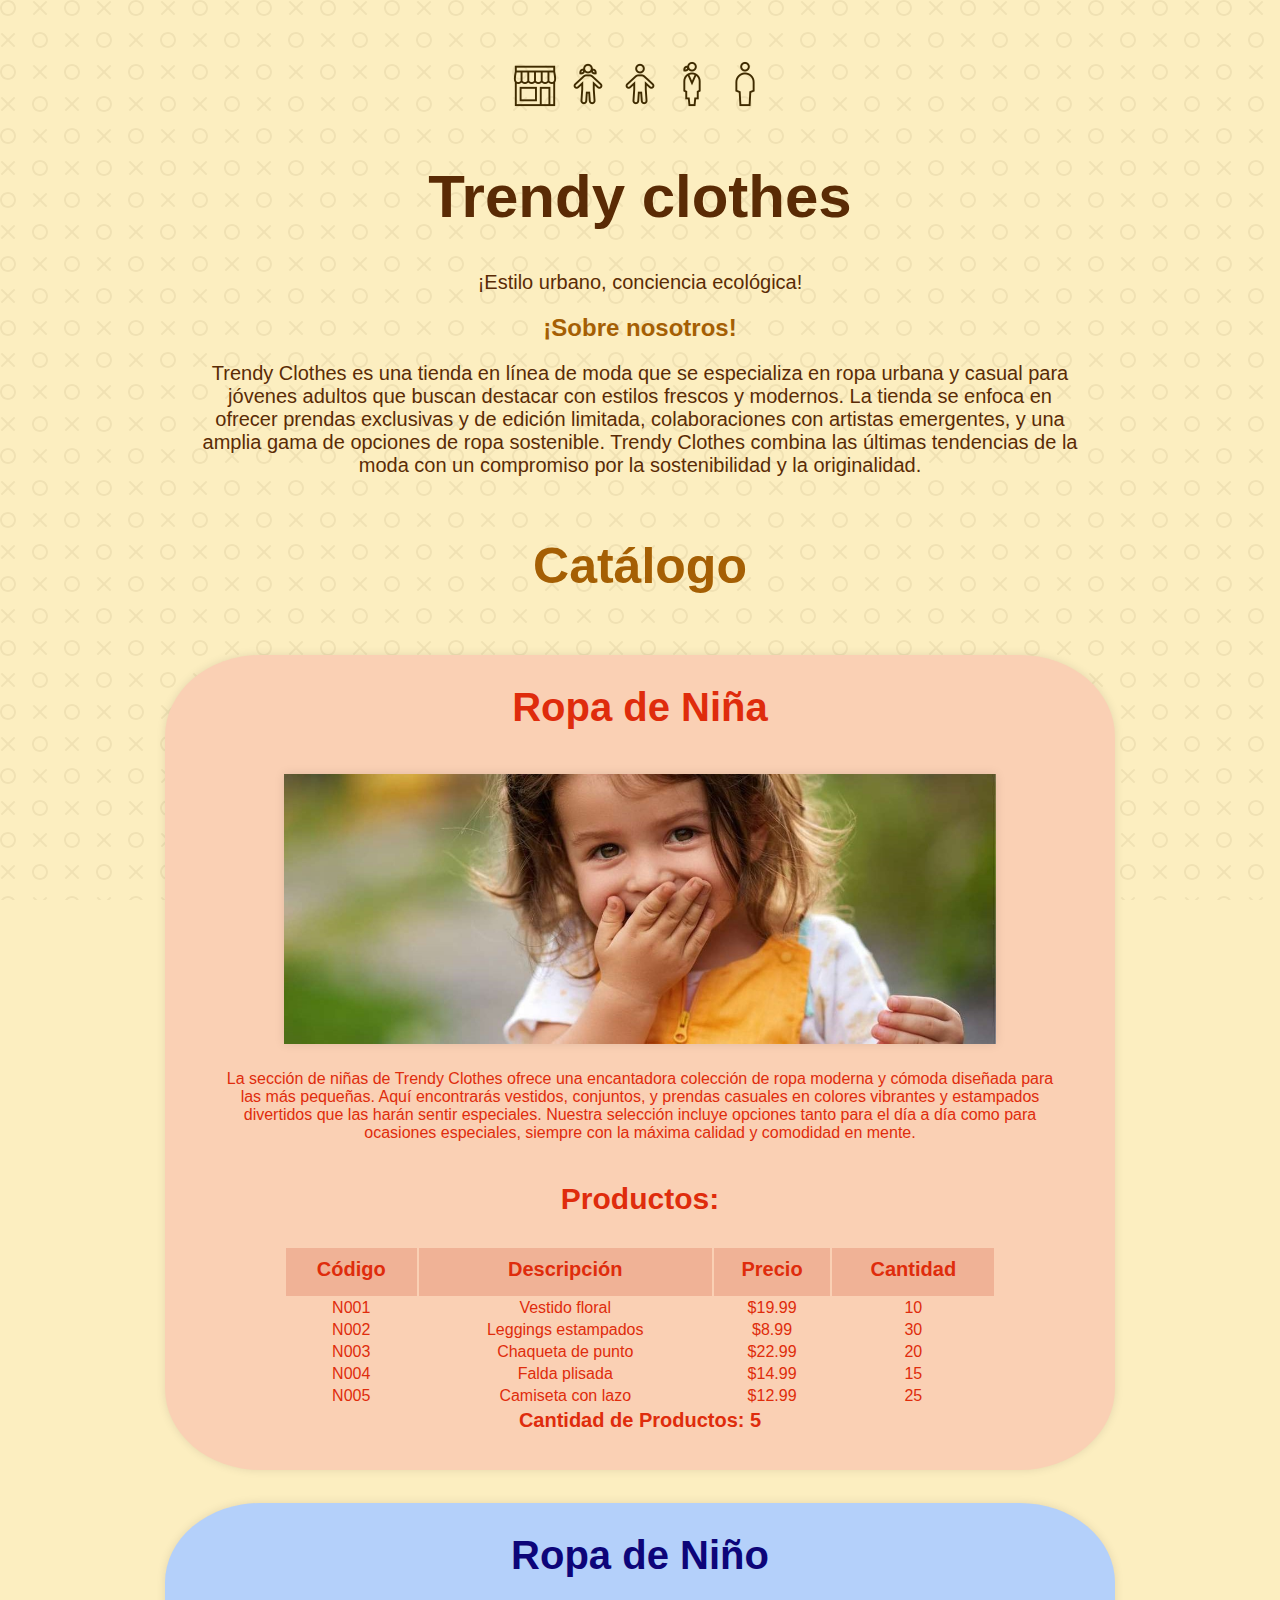
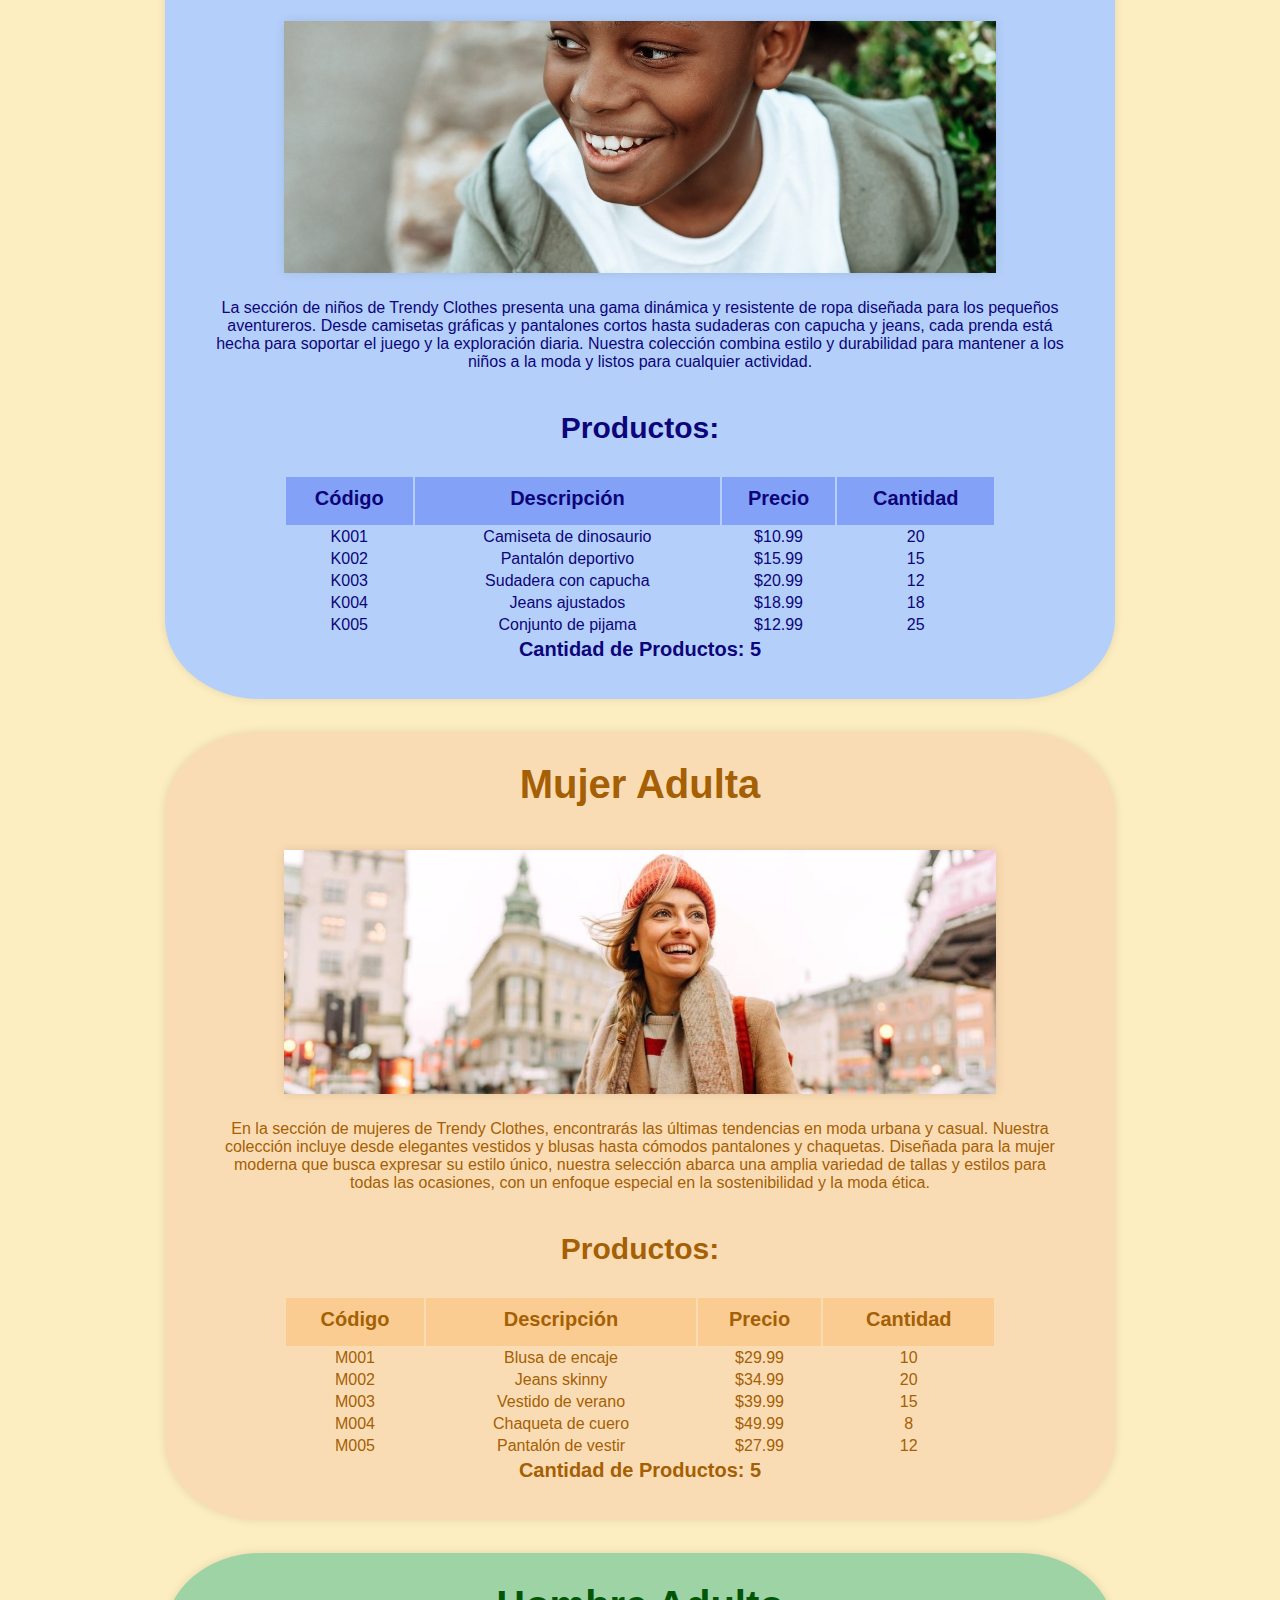
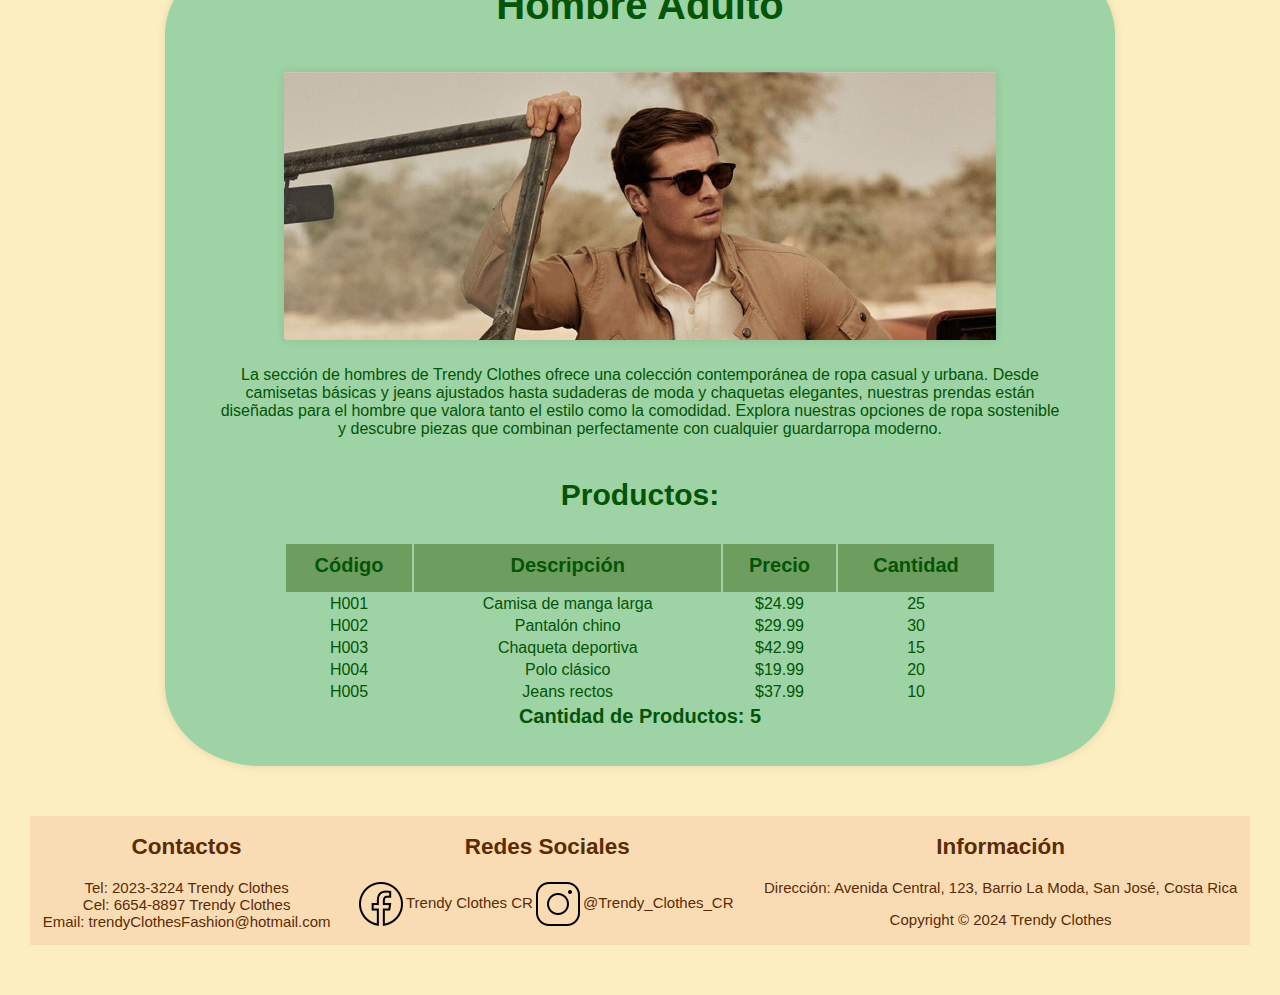
<file: index.html>
<!DOCTYPE html>
<html lang="es">

<head>
    <meta charset="UTF-8">
    <meta name="viewport" content="width=device-width, initial-scale=1.0">
    <title>Tienda de Moda</title>
    <link rel="stylesheet" href="css/style.css">

</head>

<body>
    <header class="index" class="titulos">
        <nav>
            <a href="index.html"><img src="img/icons8-tienda-48.png" alt=""></a>
            <a href="girl.html"><img src="img/icons8-little-girl-48.png" alt=""></a>
            <a href="boy.html"><img src="img/icons8-toddler-48.png" alt=""></a>
            <a href="woman.html"><img src="img/icons8-woman-48.png" alt=""></a>
            <a href="men.html"><img src="img/icons8-man-48.png" alt=""></a>

        </nav>
        <h1>Trendy clothes</h1>
        <p>¡Estilo urbano, conciencia ecológica!</p>
        <h2>¡Sobre nosotros!</h2>
        <p> Trendy Clothes es una tienda en línea de moda que se especializa en ropa urbana y casual para jóvenes
            adultos que buscan destacar con estilos frescos y modernos. La tienda se enfoca en ofrecer prendas
            exclusivas y de edición limitada, colaboraciones con artistas emergentes, y una amplia gama de opciones de
            ropa sostenible. Trendy Clothes combina las últimas tendencias de la moda con un compromiso por la
            sostenibilidad y la originalidad.</p>
        <h3>Catálogo</h3>
    </header>

    <!-- Tablas con información de productos -->
    <!-- Ropa de Niña -->
    <section class="girl">

        <h2 class="table">Ropa de Niña</h2>
        <img class="table" src="img/niña ropa.jpg" alt="">
        <p class="table">La sección de niñas de Trendy Clothes ofrece una encantadora colección de ropa moderna y cómoda
            diseñada para las más pequeñas. Aquí encontrarás vestidos, conjuntos, y prendas casuales en colores
            vibrantes y estampados divertidos que las harán sentir especiales. Nuestra selección incluye opciones tanto
            para el día a día como para ocasiones especiales, siempre con la máxima calidad y comodidad en mente.</p>
        <h3 class="table">Productos:</h3>
        <table class="tablegirl">
            <!-- Datos de productos -->
            <thead>
                <tr>
                    <th>Código</th>
                    <th>Descripción</th>
                    <th>Precio</th>
                    <th>Cantidad</th>
                </tr>
            </thead>
            <tbody>
                <tr>
                    <td>N001</td>
                    <td>Vestido floral</td>
                    <td>$19.99</td>
                    <td>10</td>
                </tr>
                <tr>
                    <td>N002</td>
                    <td>Leggings estampados</td>
                    <td>$8.99</td>
                    <td>30</td>
                </tr>
                <tr>
                    <td>N003</td>
                    <td>Chaqueta de punto</td>
                    <td>$22.99</td>
                    <td>20</td>
                </tr>
                <tr>
                    <td>N004</td>
                    <td>Falda plisada</td>
                    <td>$14.99</td>
                    <td>15</td>
                </tr>
                <tr>
                    <td>N005</td>
                    <td>Camiseta con lazo</td>
                    <td>$12.99</td>
                    <td>25</td>
                </tr>
            <tfoot>
                <tr>
                    <td colspan="4">
                        <strong>Cantidad de Productos:
                            <span class="cantidad">5</span></strong>
                    </td>
                </tr>
            </tfoot>
        </table>
    </section>

    <section class="boy">
        <!-- Ropa de Niño -->

        <h2 class="table">Ropa de Niño</h2>
        <img class="table" src="img/niño foto.jpg" alt="">
        <p class="table"> La sección de niños de Trendy Clothes presenta una gama dinámica y resistente de ropa diseñada
            para los pequeños aventureros. Desde camisetas gráficas y pantalones cortos hasta sudaderas con capucha y
            jeans, cada prenda está hecha para soportar el juego y la exploración diaria. Nuestra colección combina
            estilo y durabilidad para mantener a los niños a la moda y listos para cualquier actividad.</p>
        <h3 class="table">Productos:</h3>
        <table class="tableBoy">
            <!-- Datos de productos -->
            <thead>
                <tr>
                    <th>Código</th>
                    <th>Descripción</th>
                    <th>Precio</th>
                    <th>Cantidad</th>
                </tr>
            </thead>
            <tbody>
                <tr>
                    <td>K001</td>
                    <td>Camiseta de dinosaurio</td>
                    <td>$10.99</td>
                    <td>20</td>
                </tr>
                <tr>
                    <td>K002</td>
                    <td>Pantalón deportivo</td>
                    <td>$15.99</td>
                    <td>15</td>
                </tr>
                <tr>
                    <td>K003</td>
                    <td>Sudadera con capucha</td>
                    <td>$20.99</td>
                    <td>12</td>
                </tr>
                <tr>
                    <td>K004</td>
                    <td>Jeans ajustados</td>
                    <td>$18.99</td>
                    <td>18</td>
                </tr>
                <tr>
                    <td>K005</td>
                    <td>Conjunto de pijama</td>
                    <td>$12.99</td>
                    <td>25</td>
                </tr>
            </tbody>
            <tfoot>
                <tr>
                    <td colspan="4">
                        <strong>Cantidad de Productos:
                            <span class="cantidad">5</span></strong>
                    </td>
                </tr>
            </tfoot>
        </table>
    </section>

    <section class="woman">
        <!-- Mujer Adulta -->
        <h2 class="table">Mujer Adulta</h2>
        <img class="table" src="img/ropa mujer.jpg" alt="">
        <p class="table">En la sección de mujeres de Trendy Clothes, encontrarás las últimas tendencias en moda urbana y
            casual. Nuestra colección incluye desde elegantes vestidos y blusas hasta cómodos pantalones y chaquetas.
            Diseñada para la mujer moderna que busca expresar su estilo único, nuestra selección abarca una amplia
            variedad de tallas y estilos para todas las ocasiones, con un enfoque especial en la sostenibilidad y la
            moda ética.</p>
        <h3 class="table">Productos:</h3>
        <table class="tableWoman">
            <!-- Datos de productos -->
            <thead>
                <tr>
                    <th>C&oacute;digo</th>
                    <th>Descripci&oacute;n</th>
                    <th>Precio</th>
                    <th>Cantidad</th>
                </tr>
            </thead>
            <tbody>
                <tr>
                    <td>M001</td>
                    <td>Blusa de encaje</td>
                    <td>$29.99</td>
                    <td>10</td>
                </tr>
                <tr>
                    <td>M002</td>
                    <td>Jeans skinny</td>
                    <td>$34.99</td>
                    <td>20</td>
                </tr>
                <tr>
                    <td>M003</td>
                    <td>Vestido de verano</td>
                    <td>$39.99</td>
                    <td>15</td>
                </tr>
                <tr>
                    <td>M004</td>
                    <td>Chaqueta de cuero</td>
                    <td>$49.99</td>
                    <td>8</td>
                </tr>
                <tr>
                    <td>M005</td>
                    <td>Pantal&oacute;n de vestir</td>
                    <td>$27.99</td>
                    <td>12</td>
                </tr>
            </tbody>
            <tfoot>
                <tr>
                    <td colspan="4">
                        <strong>Cantidad de Productos:
                            <span class="cantidad">5</span></strong>
                    </td>
                </tr>
            </tfoot>
        </table>
    </section>

    <section class="men">
        <!-- Hombre Adulto -->

        <h2 class="table">Hombre Adulto</h2>
        <img class="table" src="img/hombre ropa.jpg" alt="">
        <p class="table">La sección de hombres de Trendy Clothes ofrece una colección contemporánea de ropa casual y
            urbana. Desde camisetas básicas y jeans ajustados hasta sudaderas de moda y chaquetas elegantes, nuestras
            prendas están diseñadas para el hombre que valora tanto el estilo como la comodidad. Explora nuestras
            opciones de ropa sostenible y descubre piezas que combinan perfectamente con cualquier guardarropa moderno.
        </p>
        <h3 class="table">Productos:</h3>
        <table class="tableMen">
            <!-- Datos de productos -->
            <thead>
                <tr>
                    <th>C&oacute;digo</th>
                    <th>Descripci&oacute;n</th>
                    <th>Precio</th>
                    <th>Cantidad</th>
                </tr>
            </thead>
            <tbody>
                <tr>
                    <td>H001</td>
                    <td>Camisa de manga larga</td>
                    <td>$24.99</td>
                    <td>25</td>
                </tr>
                <tr>
                    <td>H002</td>
                    <td>Pantal&oacute;n chino</td>
                    <td>$29.99</td>
                    <td>30</td>
                </tr>
                <tr>
                    <td>H003</td>
                    <td>Chaqueta deportiva</td>
                    <td>$42.99</td>
                    <td>15</td>
                </tr>
                <tr>
                    <td>H004</td>
                    <td>Polo cl&aacute;sico</td>
                    <td>$19.99</td>
                    <td>20</td>
                </tr>
                <tr>
                    <td>H005</td>
                    <td>Jeans rectos</td>
                    <td>$37.99</td>
                    <td>10</td>
                </tr>
            </tbody>
            <tfoot>
                <tr>
                    <td colspan="4">
                        <strong>Cantidad de Productos:
                            <span class="cantidad">5</span></strong>
                    </td>
                </tr>
            </tfoot>
        </table>
    </section>
    <div>
    
    </div>
</body>
<footer class="foot">
    <div class="contactos">
        <H2>Contactos</H2>
        <p>Tel: 2023-3224 Trendy Clothes <br>Cel: 6654-8897 Trendy Clothes <br> Email:
            trendyClothesFashion@hotmail.com</p>
    </div>
    <div class="redes">
        <H2>Redes Sociales</H2>
        <div class="contF">
            <a href="https://www.facebook.com/trendyclothes" target="_blank"><img src="img/face.png" alt=""></a>
            <p>Trendy Clothes CR</p>
            <a href="https://www.instagram.com/trendyclothes/" target="_blank"><img src="img/insta.png" alt=""></a>
            <p>@Trendy_Clothes_CR</p>
        </div>
        
    </div>
    <div class="info">
        <H2>Información</H2>
        <p>Dirección: Avenida Central, 123, Barrio La Moda, San José, Costa Rica</p>
        <p>Copyright &copy; 2024 Trendy Clothes</p>
    </div>
   
</footer>

</html>
</file>
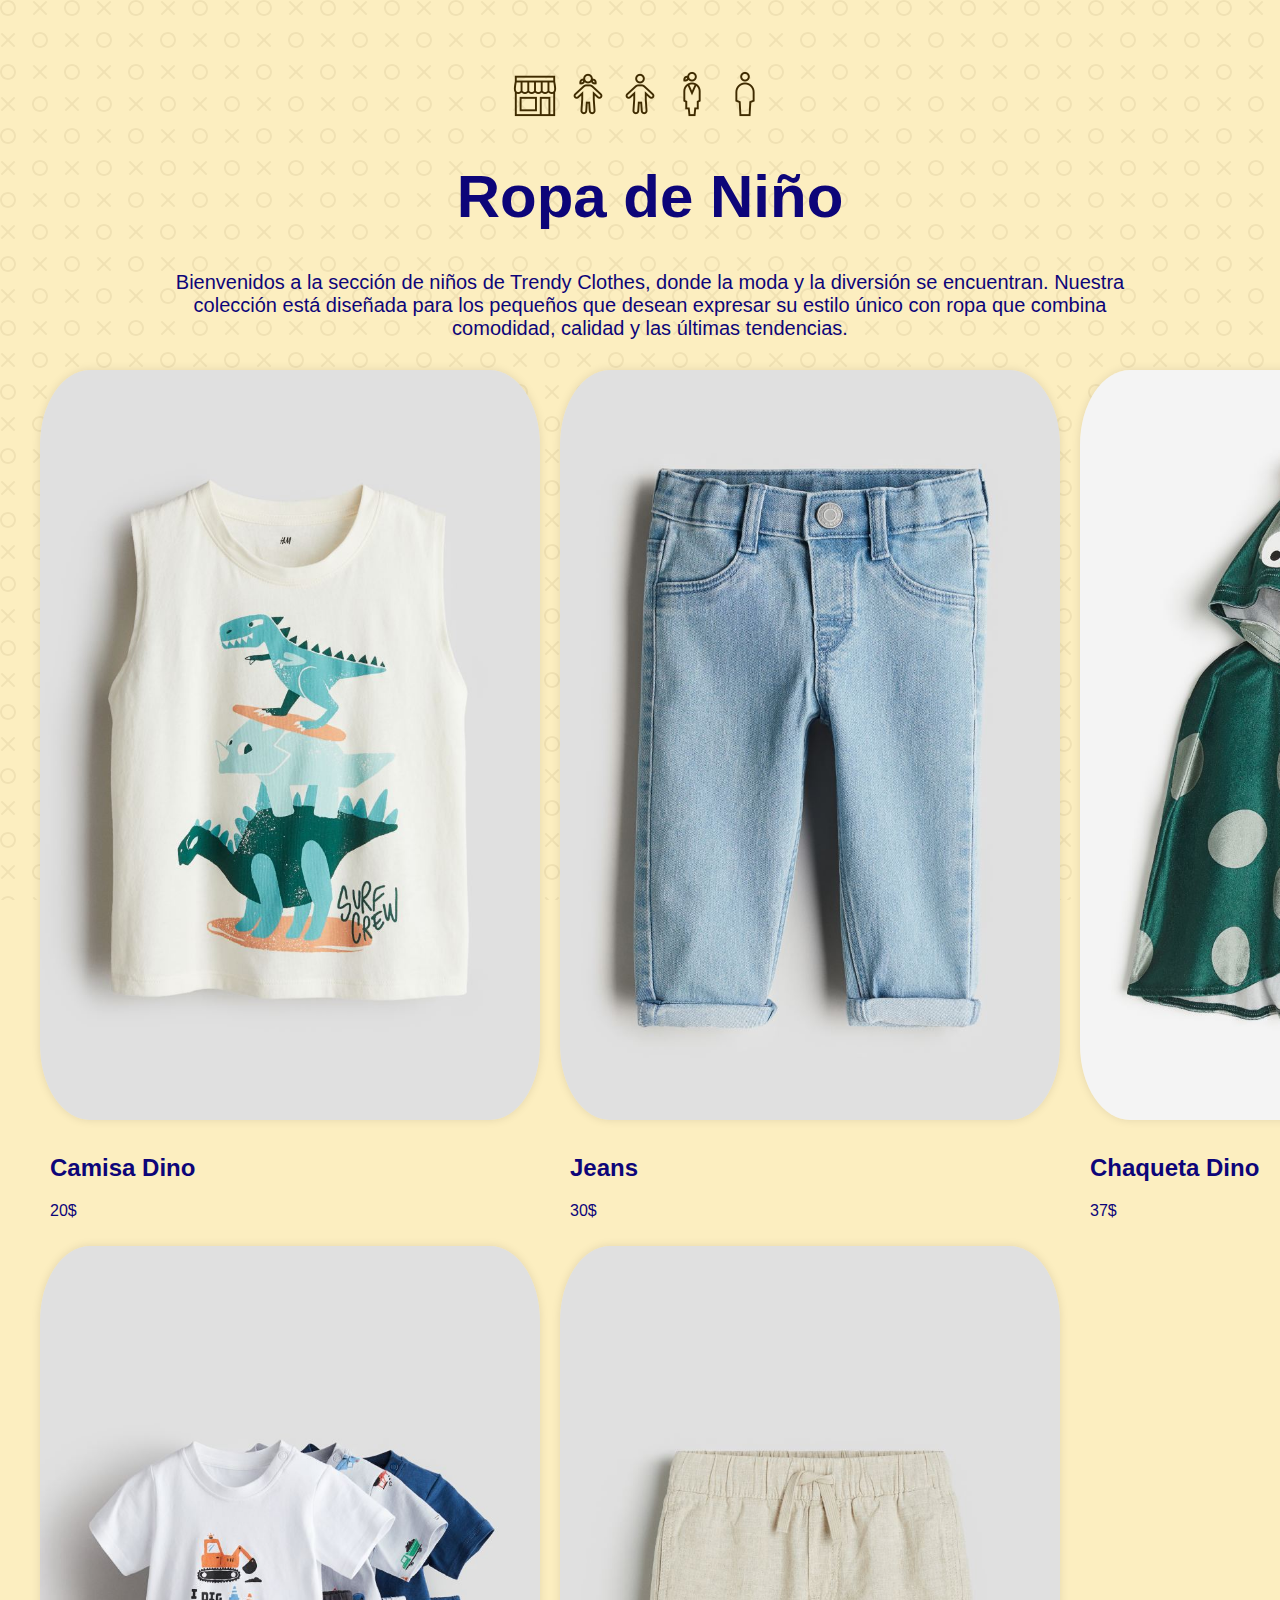
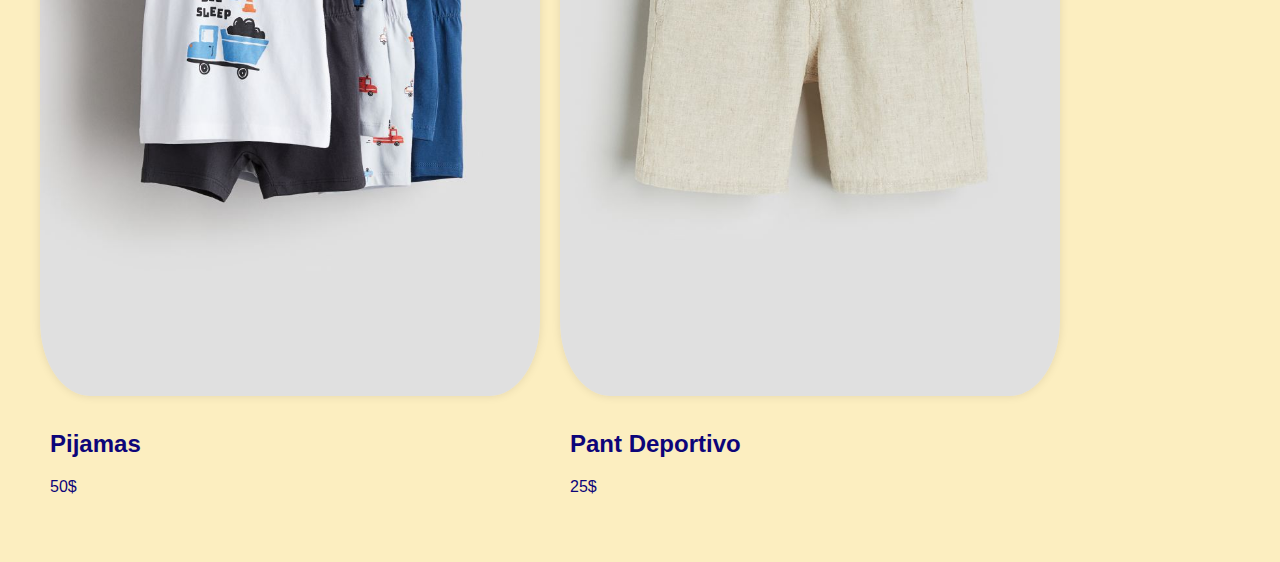
<file: boy.html>
<!DOCTYPE html>
<html lang="en">
<head>
    <meta charset="UTF-8">
    <meta name="viewport" content="width=device-width, initial-scale=1.0">
    <title>Ropa de Niño</title>
    <link rel="stylesheet" href="css/style.css">
</head>
<header class="pages">
    <nav>
        <a href="index.html"><img src="img/icons8-tienda-48.png" alt=""></a>
        <a href="girl.html"><img src="img/icons8-little-girl-48.png" alt=""></a>
        <a href="boy.html"><img src="img/icons8-toddler-48.png" alt=""></a>
        <a href="woman.html"><img src="img/icons8-woman-48.png" alt=""></a>
        <a href="men.html"><img src="img/icons8-man-48.png" alt=""></a>

    </nav>
    <h1 class="pHboy">Ropa de Niño</h1>
    <p class="pHboy">Bienvenidos a la sección de niños de Trendy Clothes, donde la moda y la diversión se encuentran. Nuestra colección está diseñada para los pequeños que desean expresar su estilo único con ropa que combina comodidad, calidad y las últimas tendencias.</p>
    
</header>
<body>
    <div class="cards">
        <div >
            <img class="card" src="img/camisaDino.jpeg" alt="camisa">
            <h2 class="pHboy">Camisa Dino</h2>
            <p class="pHboy">20$</p>
        </div>
        <div >
            <img class="card" src="img/jeans.jpeg" alt="jeans">
            <h2 class="pHboy">Jeans </h2>
            <p class="pHboy">30$</p>
        </div>
        <div >
            <img class="card" src="img/dino.jpeg" alt="chaqueta">
            <h2 class="pHboy">Chaqueta Dino</h2>
            <p class="pHboy">37$</p>
        </div>
        <div >
            <img class="card" src="img/pijama.jpeg" alt="pijama">
            <h2 class="pHboy">Pijamas</h2>
            <p class="pHboy">50$</p>
        </div>
        <div >
            <img class="card" src="img/pantDep.jpeg" alt="Short">
            <h2 class="pHboy">Pant Deportivo</h2>
            <p class="pHboy">25$</p>
        </div>
    </div>
</body>
</html>
</file>
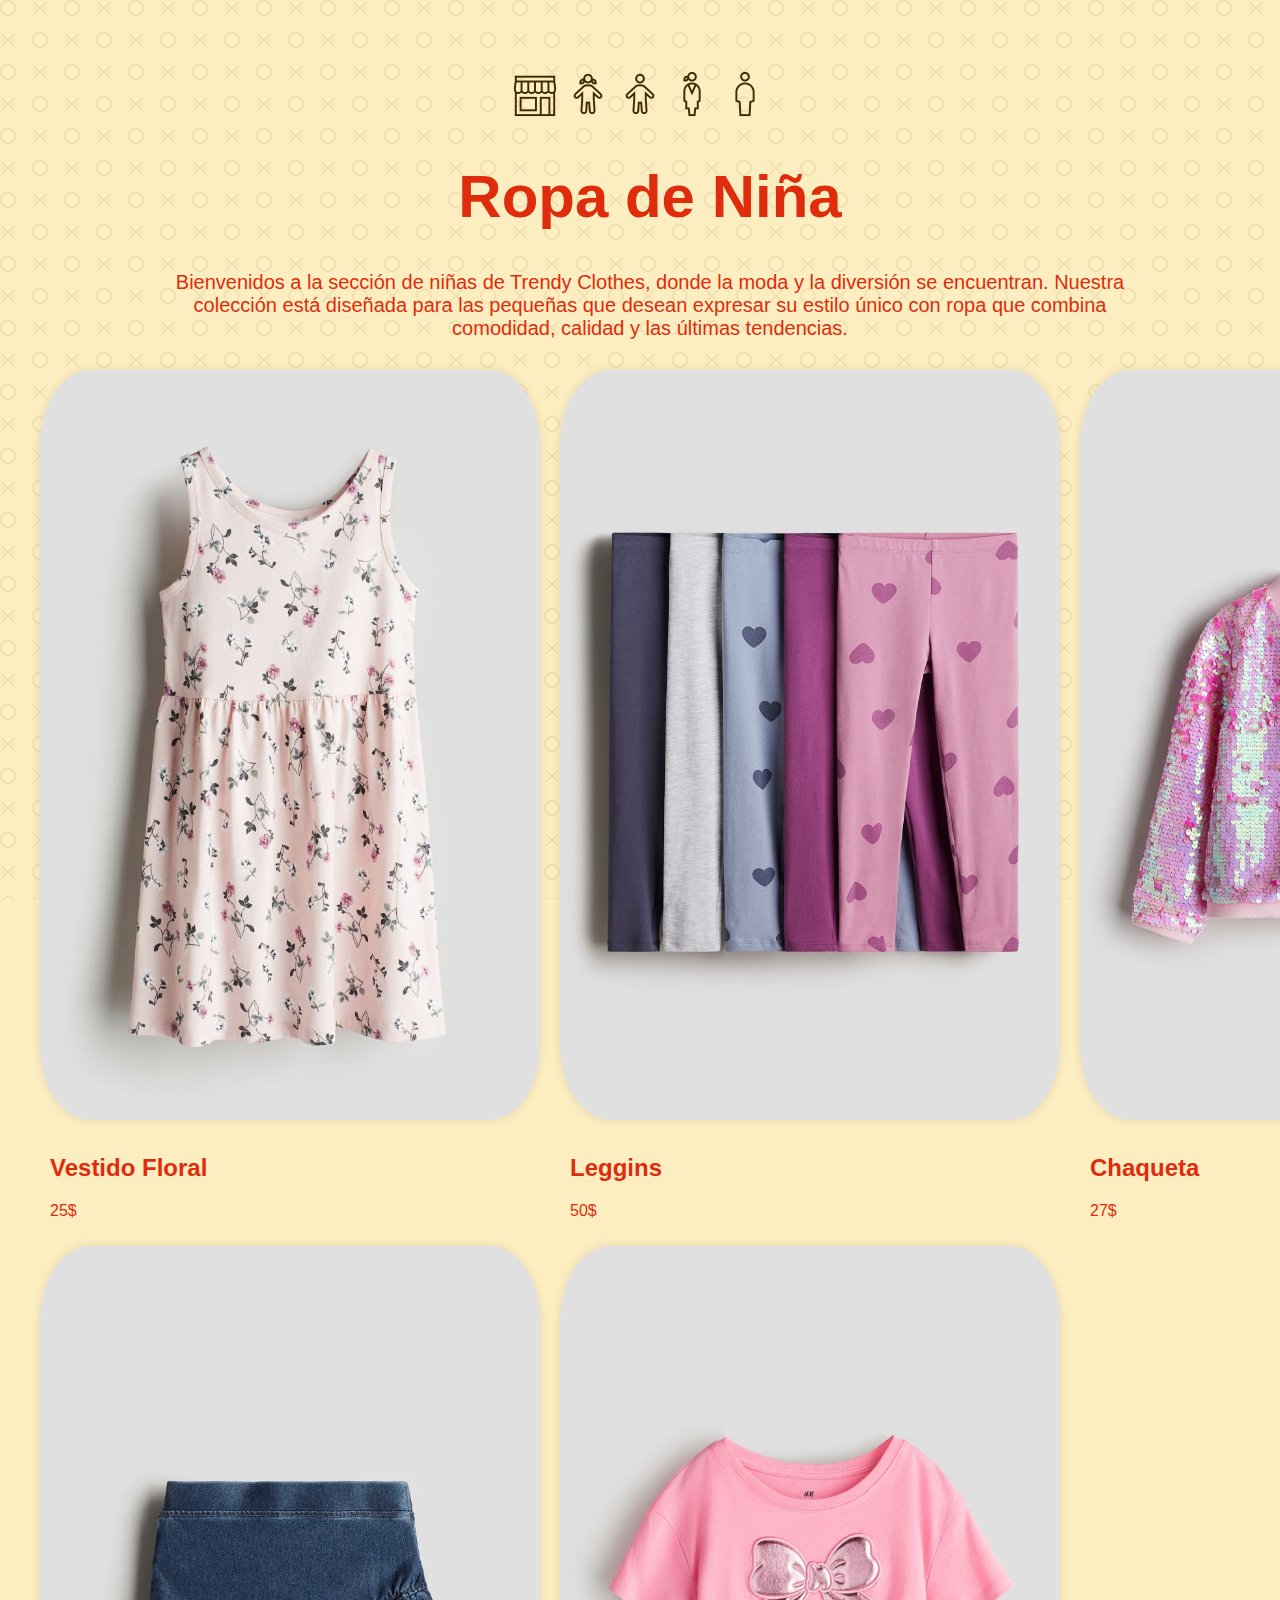
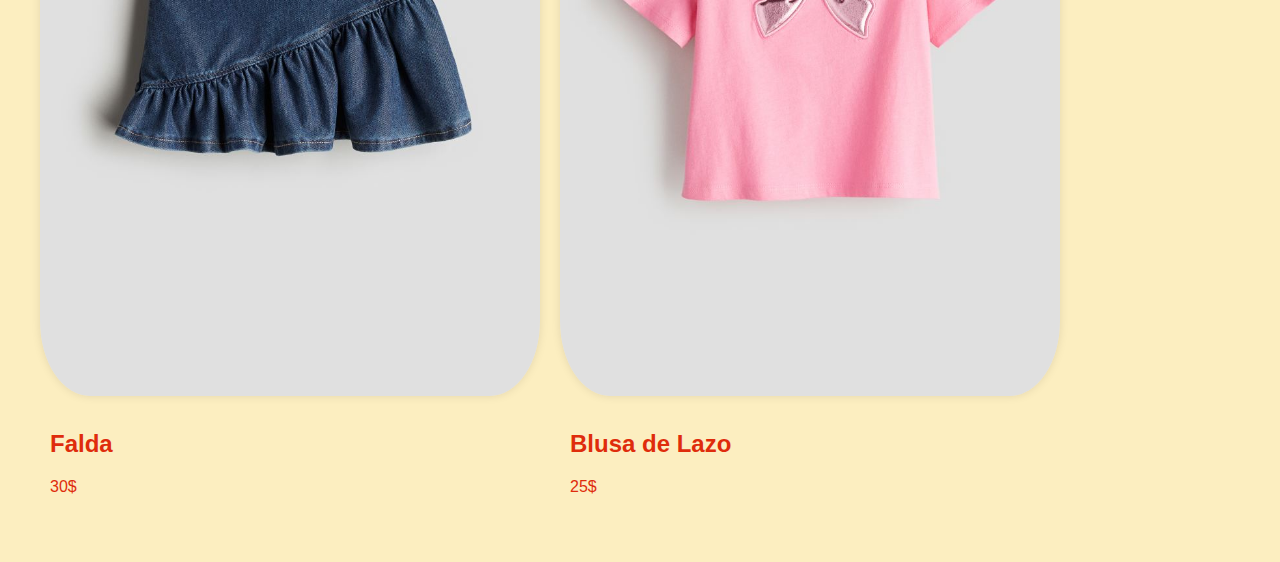
<file: girl.html>
<!DOCTYPE html>
<html lang="en">
<head>
    <meta charset="UTF-8">
    <meta name="viewport" content="width=device-width, initial-scale=1.0">
    <title>Ropa de Niña</title>
    <link rel="stylesheet" href="css/style.css">
</head>
<header class="pages">
    <nav>
        <a href="index.html"><img src="img/icons8-tienda-48.png" alt=""></a>
        <a href="girl.html"><img src="img/icons8-little-girl-48.png" alt=""></a>
        <a href="boy.html"><img src="img/icons8-toddler-48.png" alt=""></a>
        <a href="woman.html"><img src="img/icons8-woman-48.png" alt=""></a>
        <a href="men.html"><img src="img/icons8-man-48.png" alt=""></a>

    </nav>
    <h1 class="pHgirl">Ropa de Niña</h1>
    <p class="pHgirl">Bienvenidos a la sección de niñas de Trendy Clothes, donde la moda y la diversión se encuentran. Nuestra colección está diseñada para las pequeñas que desean expresar su estilo único con ropa que combina comodidad, calidad y las últimas tendencias.</p>
    
</header>
<body>
    <div class="cards">
        <div >
            <img class="card" src="img/vestidoF.jpeg" alt="vestido">
            <h2 class="pHgirl">Vestido Floral</h2>
            <p class="pHgirl">25$</p>
        </div>
        <div >
            <img class="card" src="img/leginsEs.jpeg" alt="leggins">
            <h2 class="pHgirl">Leggins </h2>
            <p class="pHgirl">50$</p>
        </div>
        <div >
            <img class="card" src="img/chaqueta.jpeg" alt="chaqueta">
            <h2 class="pHgirl">Chaqueta</h2>
            <p class="pHgirl">27$</p>
        </div>
        <div >
            <img class="card" src="img/falda.jpeg" alt="falda">
            <h2 class="pHgirl">Falda</h2>
            <p class="pHgirl">30$</p>
        </div>
        <div >
            <img class="card" src="img/camisa lazo.jpeg" alt="camisa">
            <h2 class="pHgirl">Blusa de Lazo</h2>
            <p class="pHgirl">25$</p>
        </div>
    </div>
</body>
</html>
</file>
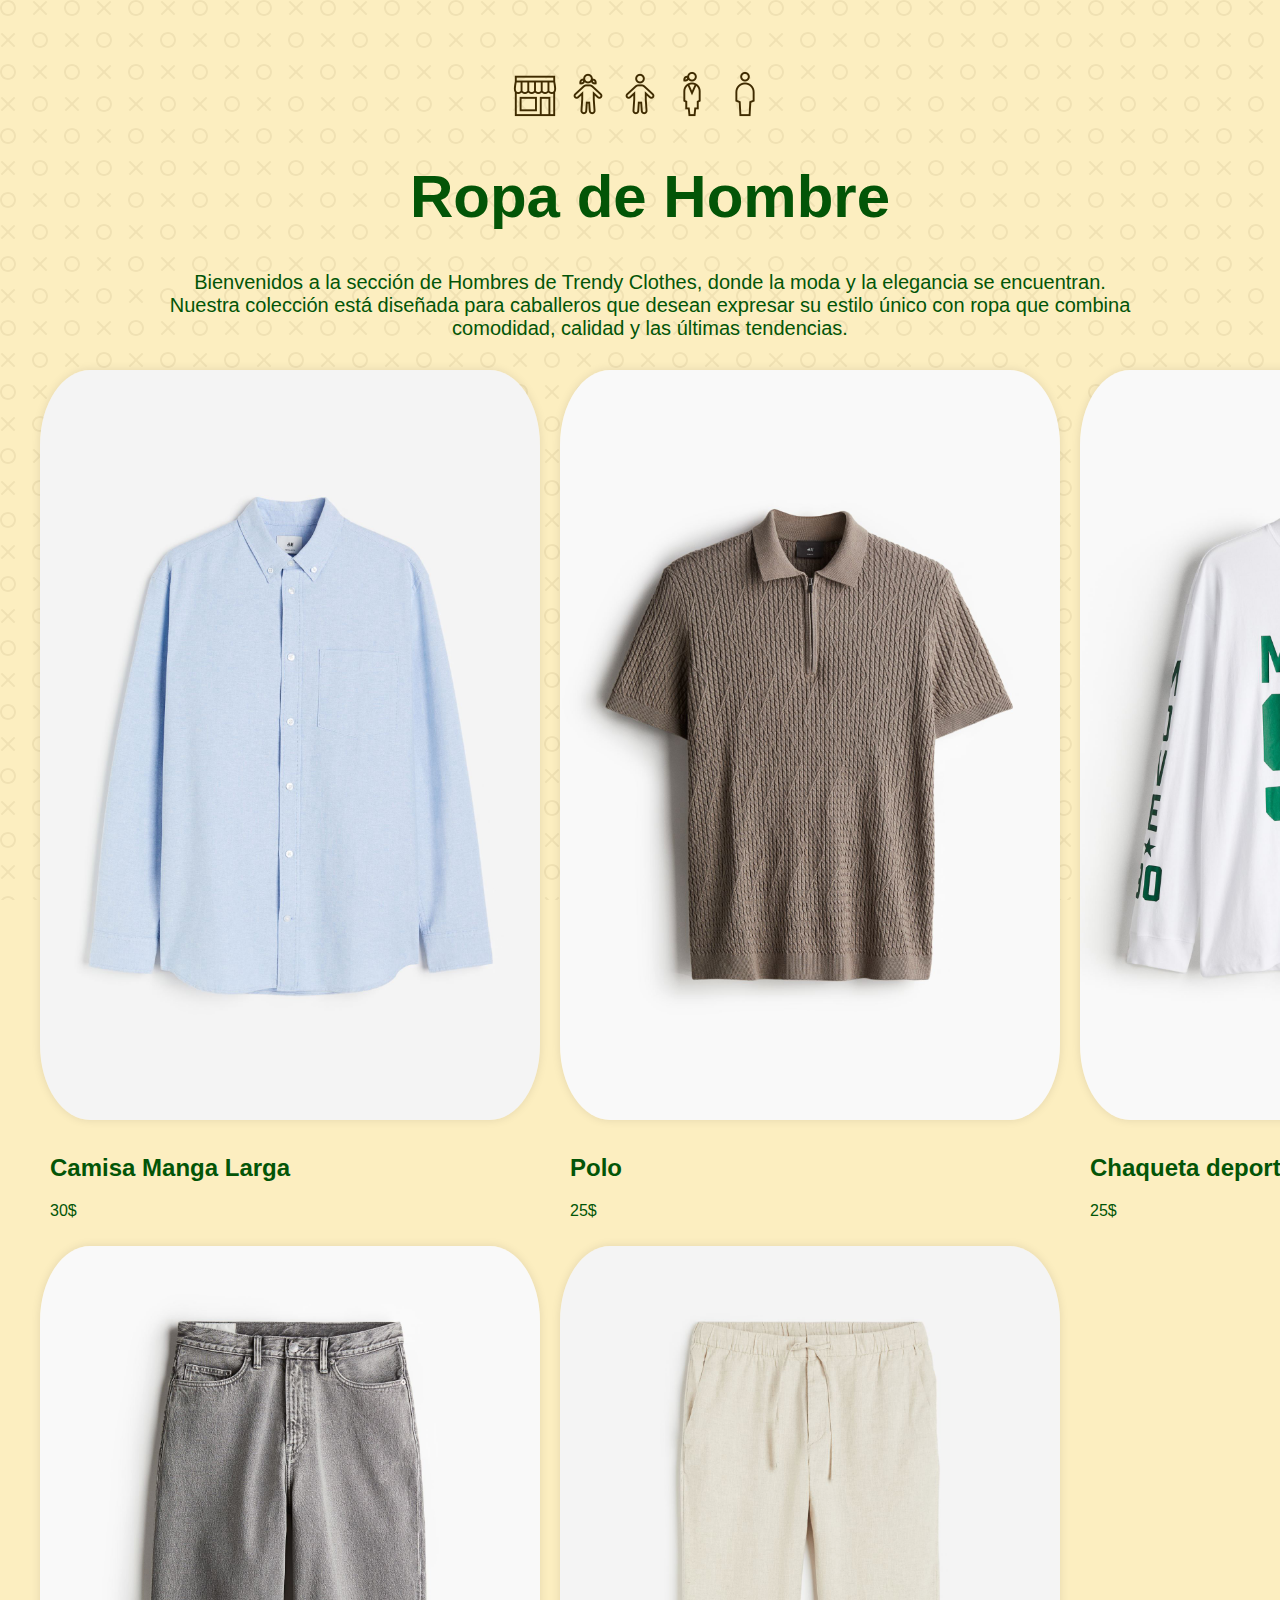
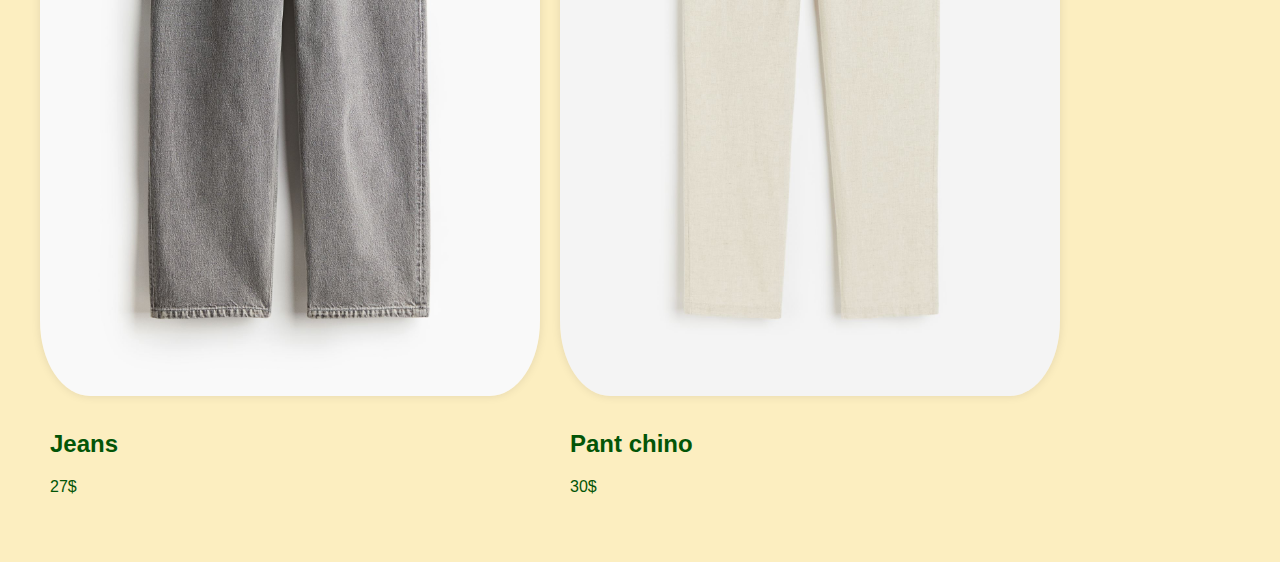
<file: men.html>
<!DOCTYPE html>
<html lang="en">
<head>
    <meta charset="UTF-8">
    <meta name="viewport" content="width=device-width, initial-scale=1.0">
    <title>Ropa de Hombre</title>
    <link rel="stylesheet" href="css/style.css">
</head>
<header class="pages">
    <nav>
        <a href="index.html"><img src="img/icons8-tienda-48.png" alt=""></a>
        <a href="girl.html"><img src="img/icons8-little-girl-48.png" alt=""></a>
        <a href="boy.html"><img src="img/icons8-toddler-48.png" alt=""></a>
        <a href="woman.html"><img src="img/icons8-woman-48.png" alt=""></a>
        <a href="men.html"><img src="img/icons8-man-48.png" alt=""></a>

    </nav>
    <h1 class="pHmen">Ropa de Hombre</h1>
    <p class="pHmen">Bienvenidos a la sección de Hombres de Trendy Clothes, donde la moda y la elegancia se encuentran. Nuestra colección está diseñada para caballeros que desean expresar su estilo único con ropa que combina comodidad, calidad y las últimas tendencias.</p>
</header>
<body>
    <div class="cards">
        <div >
            <img class="card" src="img/camisaML.jpeg" alt="camisa">
            <h2 class="pHmen">Camisa Manga Larga</h2>
            <p class="pHmen">30$</p>
        </div>
        <div >
            <img class="card"  src="img/polo.jpeg" alt="polo">
            <h2 class="pHmen">Polo</h2>
            <p class="pHmen">25$</p>
        </div>
        <div >
            <img class="card" src="img/chaquetaD.jpeg" alt="chaqueta">
            <h2 class="pHmen">Chaqueta deportiva </h2>
            <p class="pHmen">25$</p>
        </div>
        <div >
            <img class="card" src="img/jeansR.jpeg" alt="jeans">
            <h2 class="pHmen">Jeans</h2>
            <p class="pHmen">27$</p>
        </div>
        <div >
            <img class="card" src="img/pantC.jpeg" alt="pant">
            <h2 class="pHmen">Pant chino</h2>
            <p class="pHmen">30$</p>
        </div>
    </div>
</body>
</html>
</file>
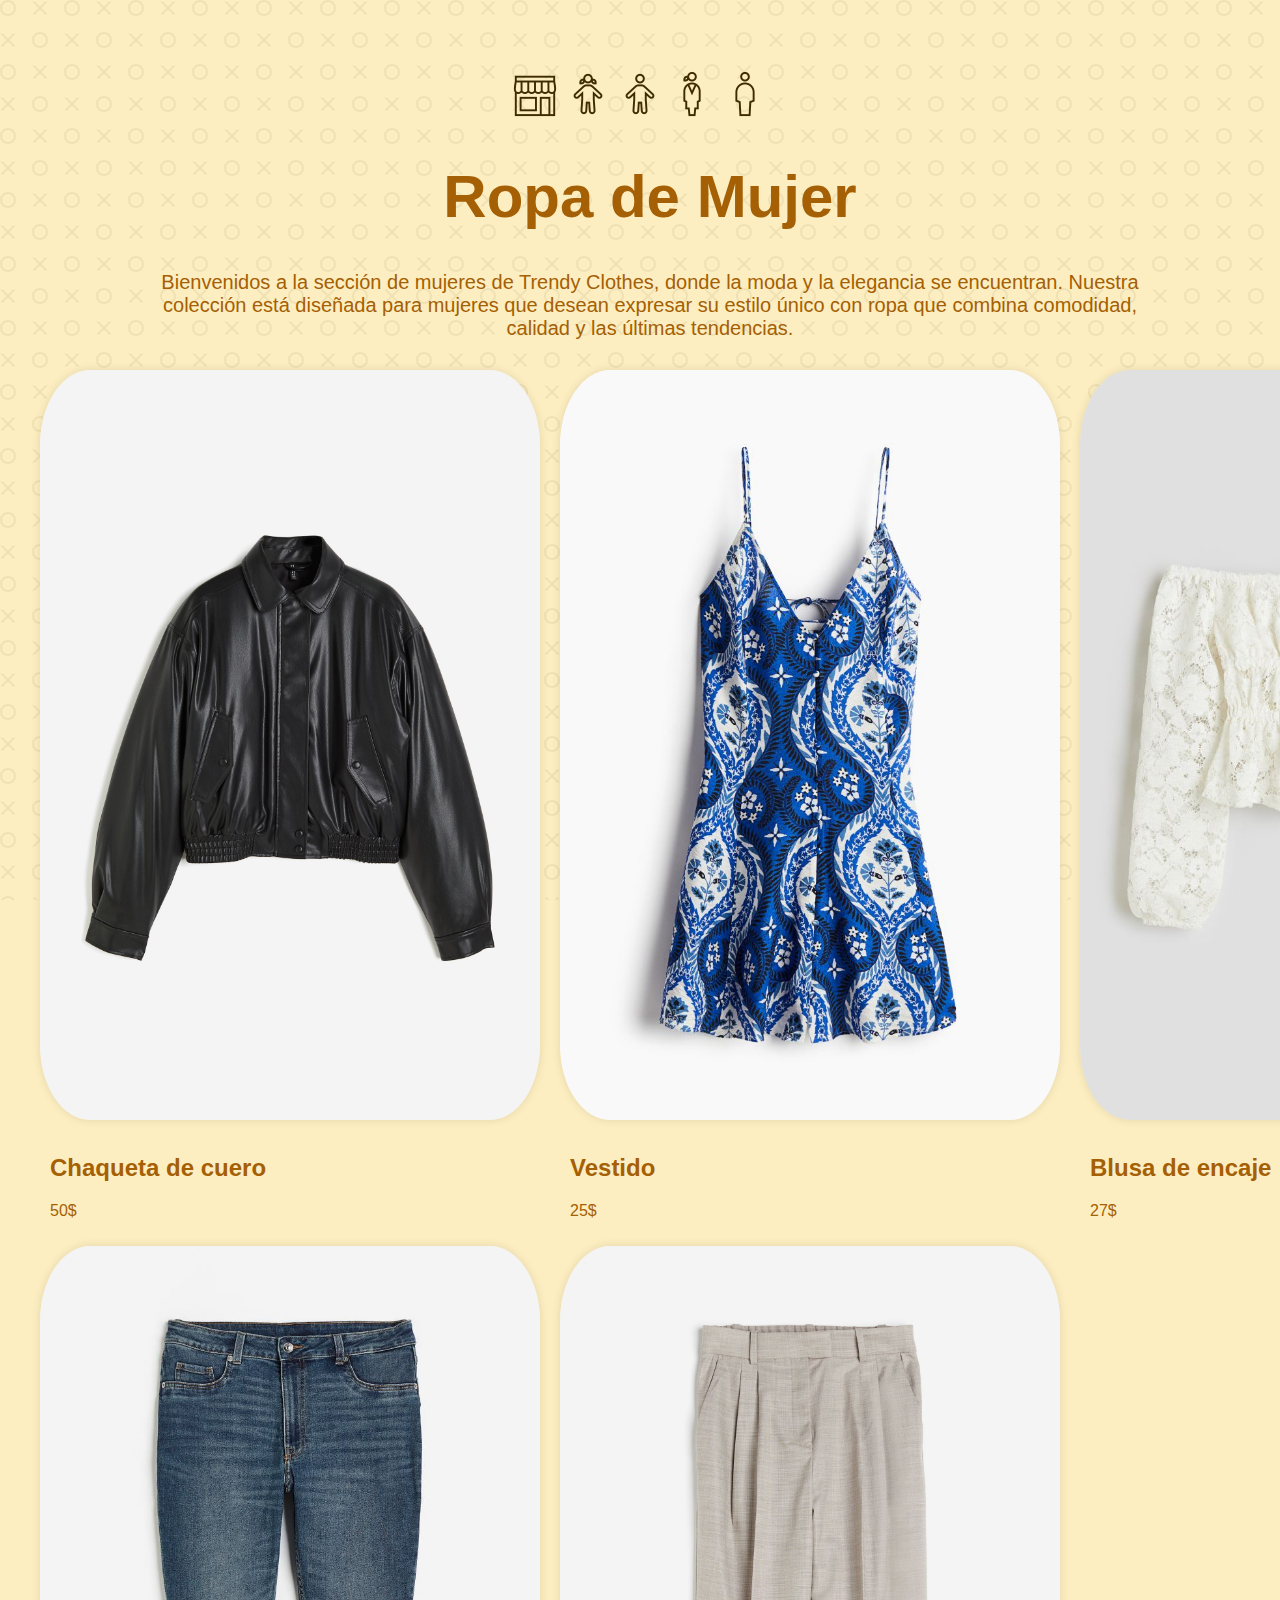
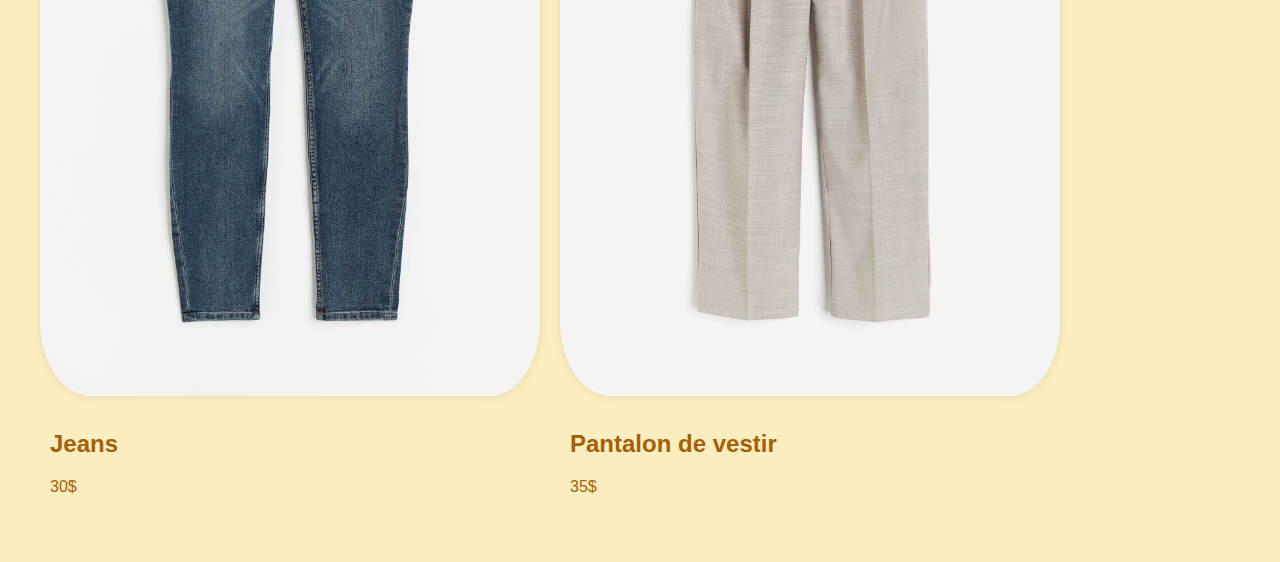
<file: woman.html>
<!DOCTYPE html>
<html lang="en">
<head>
    <meta charset="UTF-8">
    <meta name="viewport" content="width=device-width, initial-scale=1.0">
    <title>Ropa de Mujer</title>
    <link rel="stylesheet" href="css/style.css">
</head>
<header class="pages">
    <nav>
        <a href="index.html"><img src="img/icons8-tienda-48.png" alt=""></a>
        <a href="girl.html"><img src="img/icons8-little-girl-48.png" alt=""></a>
        <a href="boy.html"><img src="img/icons8-toddler-48.png" alt=""></a>
        <a href="woman.html"><img src="img/icons8-woman-48.png" alt=""></a>
        <a href="men.html"><img src="img/icons8-man-48.png" alt=""></a>

    </nav>
    <h1 class="pHwoman">Ropa de Mujer</h1>
    <p class="pHwoman">Bienvenidos a la sección de mujeres de Trendy Clothes, donde la moda y la elegancia se encuentran. Nuestra colección está diseñada para mujeres que desean expresar su estilo único con ropa que combina comodidad, calidad y las últimas tendencias.</p>
    
</header>
<body>
    <div class="cards">
        <div >
            <img class="card" src="img/cuero.jpeg" alt="chaqueta">
            <h2 class="pHwoman">Chaqueta de cuero</h2>
            <p class="pHwoman">50$</p>
        </div>
        <div >
            <img class="card" src="img/dress.jpeg" alt="vestido">
            <h2 class="pHwoman">Vestido </h2>
            <p class="pHwoman">25$</p>
        </div>
        <div >
            <img class="card" src="img/encaje.jpeg" alt="blusa">
            <h2 class="pHwoman">Blusa de encaje</h2>
            <p class="pHwoman">27$</p>
        </div>
        <div >
            <img class="card" src="img/skinny.jpeg" alt="jeans">
            <h2 class="pHwoman">Jeans</h2>
            <p class="pHwoman">30$</p>
        </div>
        <div >
            <img class="card" src="img/pant.jpeg" alt="pant">
            <h2 class="pHwoman">Pantalon de vestir</h2>
            <p class="pHwoman">35$</p>
        </div>
    </div>
</body>
</html>
</file>
<file: css/style.css>
body {
    margin: 50px 30px 50px 30px;
    background-color: rgb(255, 244, 197);
    font-family: 'Segoe UI', Tahoma, Geneva, Verdana, sans-serif;
    background-color: #ffecad;
    background-color: #fceec0;
    background-image: url("data:image/svg+xml,%3Csvg width='64' height='64' viewBox='0 0 64 64' xmlns='http://www.w3.org/2000/svg'%3E%3Cpath d='M8 16c4.418 0 8-3.582 8-8s-3.582-8-8-8-8 3.582-8 8 3.582 8 8 8zm0-2c3.314 0 6-2.686 6-6s-2.686-6-6-6-6 2.686-6 6 2.686 6 6 6zm33.414-6l5.95-5.95L45.95.636 40 6.586 34.05.636 32.636 2.05 38.586 8l-5.95 5.95 1.414 1.414L40 9.414l5.95 5.95 1.414-1.414L41.414 8zM40 48c4.418 0 8-3.582 8-8s-3.582-8-8-8-8 3.582-8 8 3.582 8 8 8zm0-2c3.314 0 6-2.686 6-6s-2.686-6-6-6-6 2.686-6 6 2.686 6 6 6zM9.414 40l5.95-5.95-1.414-1.414L8 38.586l-5.95-5.95L.636 34.05 6.586 40l-5.95 5.95 1.414 1.414L8 41.414l5.95 5.95 1.414-1.414L9.414 40z' fill='%2350370c' fill-opacity='0.07' fill-rule='evenodd'/%3E%3C/svg%3E");
    background-attachment: fixed;
}
/*
.index{

}
.titulos h1,h2,h3{

}

*/
header.index {
    color: rgb(165, 95, 4);
    
    width: 900px;
    margin: 0 auto;
    nav {
        text-align: center;
        padding: 10px;
    }

    h1 {
        text-align: center;
        font-size: 60px;
        color: rgb(90, 43, 5);
        
    }

    h2 {
        text-align: center; 
    }

    h3 {
        text-align: center;
        font-size: 50px;
        padding: 10px;
        
    }

    p {
        text-align: center;
        font-size: 20px;
        color: rgb(90, 43, 5);
        padding-top: 1;
        padding-left: 10px;
        padding-right: 10px;
    }

}

header.pages {
    padding-top: 20px;
    width: 1000px;
    margin: 0 auto;
    nav {
        text-align: center;

    }

    h1 {
        text-align: center;
        font-size: 60px;
    }

    h2 {
        text-align: center;
        font-size: 40px;
    }

    h3 {
        text-align: center;
        font-size: 50px;
    }

    p {
        text-align: center;
        font-size: 20px;
        padding-top: 1;
    }

}

/*secciones y tablas*/

p.table {
    text-align: center;
    padding-left: 50px;
    padding-right: 50px;
    padding-top: 10px;

}

h2.table {
    text-align: center;
    font-size: 40px;
    padding-top: 30px;
    padding-bottom: 10px;

}

h3.table {
    text-align: center;
    font-size: 30px;
    padding-top: 10px;
    padding-bottom: 0px;
}

img.table {
    width: 75%;
    border-radius: 0%;
    display: block;
    margin: 0% auto;
    box-shadow: 0 0 10px rgba(0, 0, 0, 0.1);
    
}

.girl {
    border-radius: 10%;
    color: rgb(223, 44, 12);
    width: 950px;
    margin: 0 auto;
    background-color: rgb(250, 208, 180);
    box-shadow: 0 0 10px rgba(0, 0, 0, 0.1);
}

.tablegirl {
    margin: 0% auto;
    text-align: center;
    width: 75%;
    padding-bottom: 35px;

    th {
        background-color: rgb(240, 178, 150);
        color: rgb(223, 44, 12);
        font-size: 20px;
        padding-top: 10px;
        padding-bottom: 15px;
        text-align: center;
        border-collapse: collapse;
    }

    tfoot {

        font-size: 20px;
        text-align: center;
        border-collapse: collapse;
    }
}

.boy {
    border-radius: 10%;
    color: rgb(13, 5, 121);
    width: 950px;
    margin: 0 auto;
    background-color: rgb(180, 208, 250);
    box-shadow: 0 0 10px rgba(0, 0, 0, 0.1);
}

.tableBoy {
    margin: 0% auto;
    text-align: center;
    width: 75%;
    padding-bottom: 35px;

    th {
        background-color: rgb(131, 162, 247);
        color: rgb(13, 5, 121);
        font-size: 20px;
        padding-top: 10px;
        padding-bottom: 15px;
        text-align: center;
        border-collapse: collapse;
    }

    tfoot {

        font-size: 20px;
        text-align: center;
        border-collapse: collapse;
    }
}

.woman {
    border-radius: 10%;
    color: rgb(165, 95, 4);
    width: 950px;
    margin: 0 auto;
    background-color: rgb(250, 220, 180);
    box-shadow: 0 0 10px rgba(0, 0, 0, 0.1);
}

.tableWoman {
    margin: 0% auto;
    text-align: center;
    width: 75%;
    padding-bottom: 35px;

    th {
        background-color: rgb(250, 204, 145);
        color: rgb(165, 95, 4);
        font-size: 20px;
        padding-top: 10px;
        padding-bottom: 15px;
        text-align: center;
        border-collapse: collapse;
    }

    tfoot {

        font-size: 20px;
        text-align: center;
        border-collapse: collapse;
    }

}

.men {
    border-radius: 10%;
    color: rgb(3, 85, 7);
    width: 950px;
    margin: 0 auto;
    background-color: rgb(158, 211, 165);
    box-shadow: 0 0 10px rgba(0, 0, 0, 0.1);
}

.tableMen {

    margin: 0% auto;
    text-align: center;
    width: 75%;
    padding-bottom: 35px;

    th {
        background-color: rgb(110, 158, 95);
        color: rgb(3, 85, 7);
        font-size: 20px;
        padding-top: 10px;
        padding-bottom: 15px;
        text-align: center;
        border-collapse: collapse;
    }

    tfoot {

        font-size: 20px;
        text-align: center;
        border-collapse: collapse;
    }

}

.contactos{
    text-align: center;
    color: rgb(90, 43, 5);
    font-size: 15px;
}
.redes{
    text-align: center;
    color: rgb(90, 43, 5);
    font-size: 15px;
}
.info{
    text-align: center;
    color: rgb(90, 43, 5);
    font-size: 15px;
}

.foot {
    background-color: rgb(250, 220, 180);
    display: flex;
    margin-top: 50px;
    margin-bottom: 20px;
    justify-content: space-around;
}

.contF{
    display: flex;
    padding-right: 5px;
}

/*para las otras paginas*/

.cards{
    display: grid;
    grid-template-columns: repeat(3,1fr);
    border-radius: 10%;
    
}

.card{
    width: 500px;
    border-radius: 10%;
    margin: 10px;
    text-align: center;
    font-size: 20px;
    color: rgb(90, 43, 5);
    box-shadow: 0 0 10px rgba(0, 0, 0, 0.1);
}

.pHgirl{
    padding-left: 20px;
    color: rgb(223, 44, 12);
}
.pHboy{
    padding-left: 20px;
    color: rgb(13, 5, 121);
}

.pHwoman{
    padding-left: 20px;
    color: rgb(165, 95, 4);
}

.pHmen{
    padding-left: 20px;
    color: rgb(3, 85, 7);
}

.hover-image:hover {
    transform: scale(1.1); 
    opacity: 0.8; 
}
</file>
